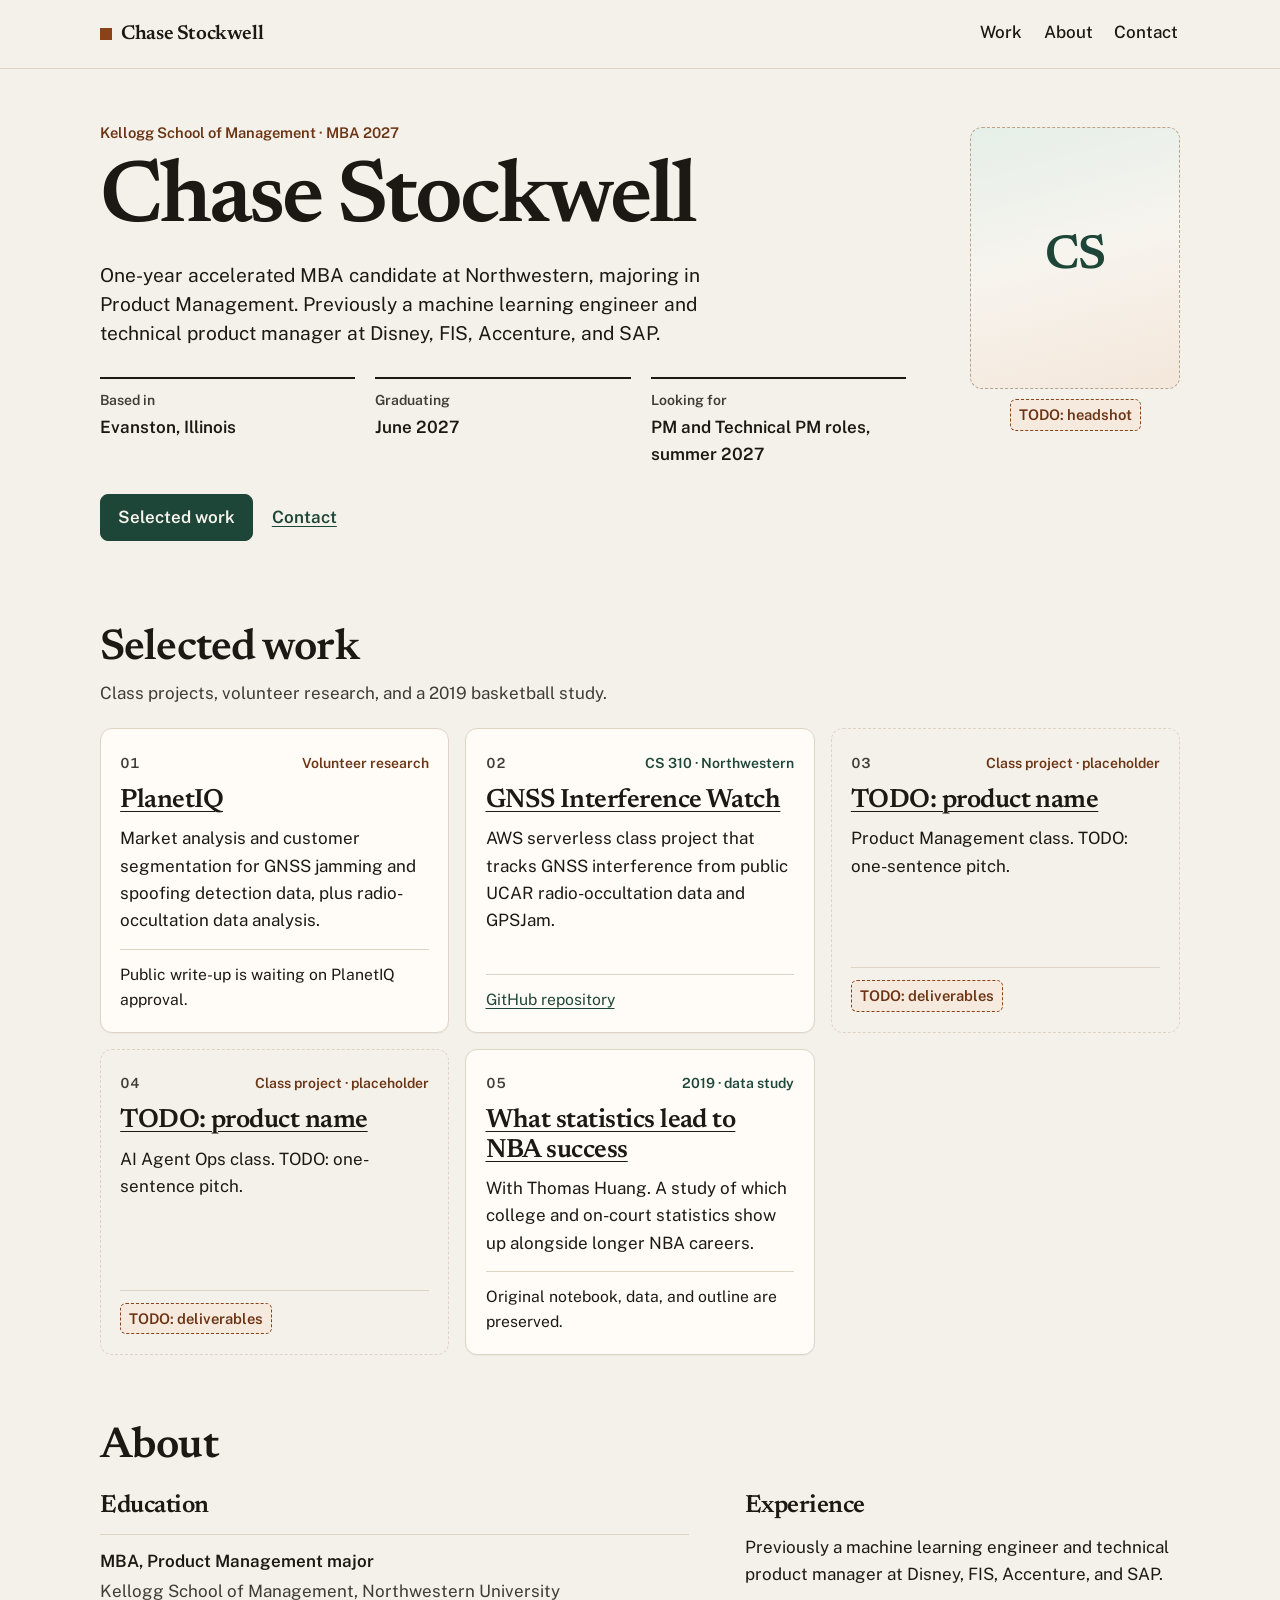
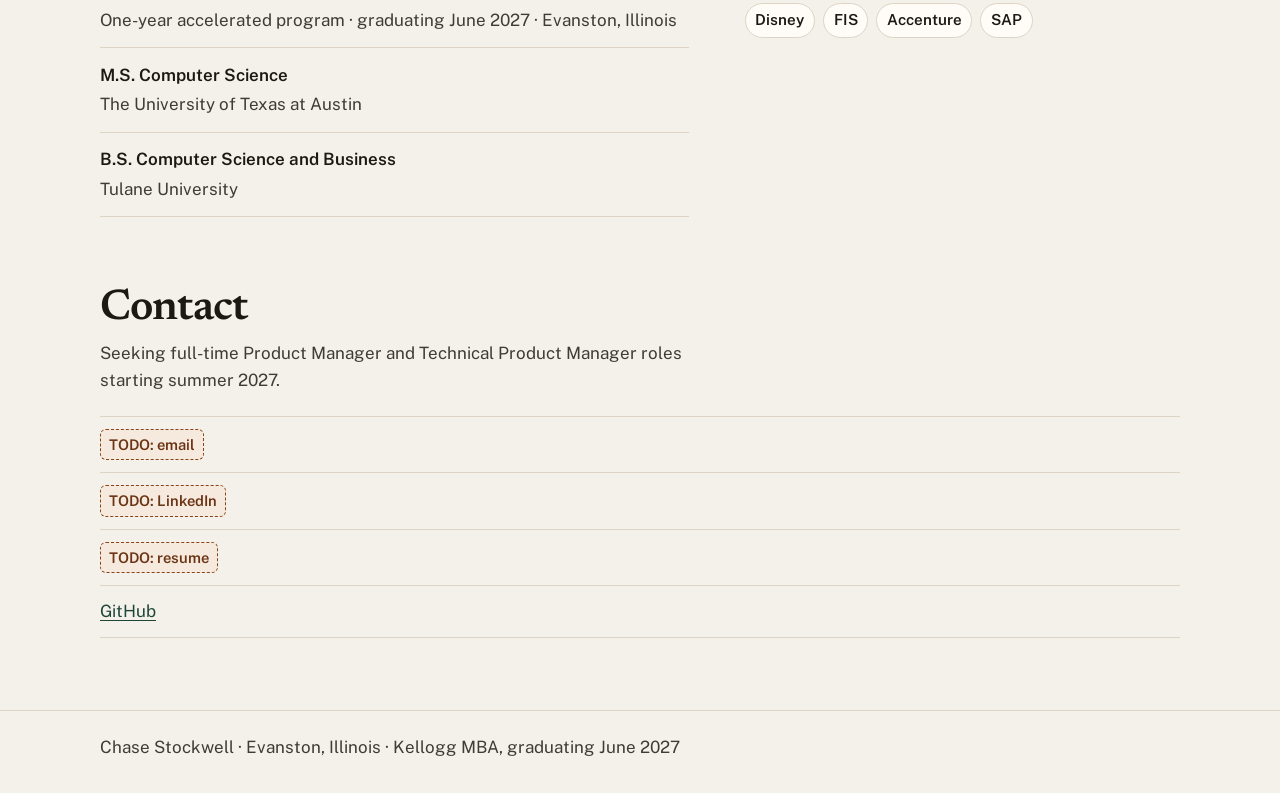
<file: index.html>
<!DOCTYPE html>
<html lang="en">
<head>
  <meta charset="utf-8">
  <meta name="viewport" content="width=device-width, initial-scale=1">
  <title>Chase Stockwell · Product Management</title>
  <meta name="description" content="Chase Stockwell is a Kellogg MBA candidate in Product Management at Northwestern, graduating June 2027, and a former machine learning engineer and technical product manager.">
  <link rel="canonical" href="https://chas3stockwell.github.io/">
  <meta property="og:title" content="Chase Stockwell · Product Management">
  <meta property="og:description" content="Kellogg MBA candidate in Product Management. Former ML engineer and technical product manager. Selected work.">
  <meta property="og:type" content="website">
  <meta property="og:url" content="https://chas3stockwell.github.io/">
  <link rel="icon" href="/favicon.svg" type="image/svg+xml">
  <link rel="stylesheet" href="/css/styles.css">
  <meta name="theme-color" content="#f4f1ea">
</head>
<body>
  <a class="skip-link" href="#main">Skip to content</a>
  <header class="site-header">
    <div class="shell header-inner">
      <a class="wordmark" href="/">
        <span class="mark" aria-hidden="true"></span>
        Chase Stockwell
      </a>
      <nav class="site-nav" aria-label="Primary">
        <a href="#work">Work</a>
        <a href="#about">About</a>
        <a href="#contact">Contact</a>
      </nav>
    </div>
  </header>

  <main id="main">
    <!-- EDIT: hero copy. Headshot instructions are in the figure below. -->
    <section class="hero shell" aria-labelledby="intro-heading">
      <div class="hero-copy">
        <p class="eyebrow">Kellogg School of Management · MBA 2027</p>
        <h1 id="intro-heading">Chase Stockwell</h1>
        <p class="lede">One-year accelerated MBA candidate at Northwestern, majoring in Product Management. Previously a machine learning engineer and technical product manager at Disney, FIS, Accenture, and SAP.</p>
        <dl class="facts">
          <div>
            <dt>Based in</dt>
            <dd>Evanston, Illinois</dd>
          </div>
          <div>
            <dt>Graduating</dt>
            <dd>June 2027</dd>
          </div>
          <div>
            <dt>Looking for</dt>
            <dd>PM and Technical PM roles, summer 2027</dd>
          </div>
        </dl>
        <div class="hero-actions">
          <a class="button" href="#work">Selected work</a>
          <a class="text-link" href="#contact">Contact</a>
        </div>
      </div>
      <!-- TODO: headshot. Replace this figure with an img, for example
           images/headshot.jpg, and write alt text that describes the photo.
           Keep the image square or 4:5 so the frame does not jump. -->
      <figure class="portrait">
        <div class="portrait-frame" aria-hidden="true">
          <span>CS</span>
        </div>
        <figcaption><span class="todo">TODO: headshot</span></figcaption>
      </figure>
    </section>

    <section id="work" class="section shell" aria-labelledby="work-heading">
      <div class="section-head">
        <h2 id="work-heading">Selected work</h2>
        <p class="section-lead">Class projects, volunteer research, and a 2019 basketball study.</p>
      </div>

      <!--
        EDIT: project cards. To add a project, copy an entire <li>…</li>
        and create a matching folder under /projects/. See README.md.
      -->
      <ol class="project-list">
        <!--
          PENDING PLANETIQ APPROVAL FOR PUBLIC RELEASE.
          Do not add PlanetIQ data, figures, market-analysis results,
          customer-segmentation results, or any other confidential detail
          to this card or to /projects/planetiq/ until PlanetIQ approves
          a public release.
        -->
        <li>
          <article class="card">
            <div class="card-top">
              <span class="num" aria-hidden="true"></span>
              <p class="status status-pending">Volunteer research</p>
            </div>
            <h3><a href="/projects/planetiq/">PlanetIQ</a></h3>
            <p class="summary">Market analysis and customer segmentation for GNSS jamming and spoofing detection data, plus radio-occultation data analysis.</p>
            <p class="card-foot">Public write-up is waiting on PlanetIQ approval.</p>
          </article>
        </li>

        <li>
          <article class="card">
            <div class="card-top">
              <span class="num" aria-hidden="true"></span>
              <p class="status">CS 310 · Northwestern</p>
            </div>
            <h3><a href="/projects/gnss-interference-watch/">GNSS Interference Watch</a></h3>
            <p class="summary">AWS serverless class project that tracks GNSS interference from public UCAR radio-occultation data and GPSJam.</p>
            <p class="card-foot"><a href="https://github.com/chas3stockwell/gnss-interference-watch">GitHub repository<span class="sr-only"> for GNSS Interference Watch</span></a></p>
          </article>
        </li>

        <!-- TODO: product name, one-sentence pitch, and deliverables. -->
        <li>
          <article class="card is-placeholder">
            <div class="card-top">
              <span class="num" aria-hidden="true"></span>
              <p class="status status-placeholder">Class project · placeholder</p>
            </div>
            <h3>
              <a href="/projects/product-management/">
                TODO: product name
                <span class="sr-only">, Product Management class</span>
              </a>
            </h3>
            <p class="summary">Product Management class. TODO: one-sentence pitch.</p>
            <p class="card-foot"><span class="todo">TODO: deliverables</span></p>
          </article>
        </li>

        <!-- TODO: product name, one-sentence pitch, and deliverables. -->
        <li>
          <article class="card is-placeholder">
            <div class="card-top">
              <span class="num" aria-hidden="true"></span>
              <p class="status status-placeholder">Class project · placeholder</p>
            </div>
            <h3>
              <a href="/projects/ai-agent-ops/">
                TODO: product name
                <span class="sr-only">, AI Agent Ops class</span>
              </a>
            </h3>
            <p class="summary">AI Agent Ops class. TODO: one-sentence pitch.</p>
            <p class="card-foot"><span class="todo">TODO: deliverables</span></p>
          </article>
        </li>

        <li>
          <article class="card">
            <div class="card-top">
              <span class="num" aria-hidden="true"></span>
              <p class="status">2019 · data study</p>
            </div>
            <h3><a href="/projects/nba-statistics/">What statistics lead to NBA success</a></h3>
            <p class="summary">With Thomas Huang. A study of which college and on-court statistics show up alongside longer NBA careers.</p>
            <p class="card-foot">Original notebook, data, and outline are preserved.</p>
          </article>
        </li>
      </ol>
    </section>

    <!-- EDIT: about copy. -->
    <section id="about" class="section shell" aria-labelledby="about-heading">
      <div class="section-head">
        <h2 id="about-heading">About</h2>
      </div>
      <div class="about-grid">
        <div>
          <h3>Education</h3>
          <ul class="degrees">
            <li>
              <p class="degree">MBA, Product Management major</p>
              <p class="school">Kellogg School of Management, Northwestern University</p>
              <p class="detail">One-year accelerated program · graduating June 2027 · Evanston, Illinois</p>
            </li>
            <li>
              <p class="degree">M.S. Computer Science</p>
              <p class="school">The University of Texas at Austin</p>
            </li>
            <li>
              <p class="degree">B.S. Computer Science and Business</p>
              <p class="school">Tulane University</p>
            </li>
          </ul>
        </div>
        <div>
          <h3>Experience</h3>
          <p>Previously a machine learning engineer and technical product manager at Disney, FIS, Accenture, and SAP.</p>
          <ul class="orgs">
            <li>Disney</li>
            <li>FIS</li>
            <li>Accenture</li>
            <li>SAP</li>
          </ul>
        </div>
      </div>
    </section>

    <!-- EDIT: contact. Replace each TODO with a real link when you have it.
         Examples are in README.md. Do not leave href="#" as a stand-in. -->
    <section id="contact" class="section shell" aria-labelledby="contact-heading">
      <div class="section-head">
        <h2 id="contact-heading">Contact</h2>
        <p class="section-lead">Seeking full-time Product Manager and Technical Product Manager roles starting summer 2027.</p>
      </div>
      <ul class="contact-list">
        <li><span class="todo">TODO: email</span></li>
        <li><span class="todo">TODO: LinkedIn</span></li>
        <li><span class="todo">TODO: resume</span></li>
        <li><a href="https://github.com/chas3stockwell" rel="me">GitHub</a></li>
      </ul>
    </section>
  </main>

  <footer class="site-footer">
    <div class="shell">
      <p>Chase Stockwell · Evanston, Illinois · Kellogg MBA, graduating June 2027</p>
    </div>
  </footer>
  <script src="/js/legacy-anchors.js"></script>
</body>
</html>
</file>
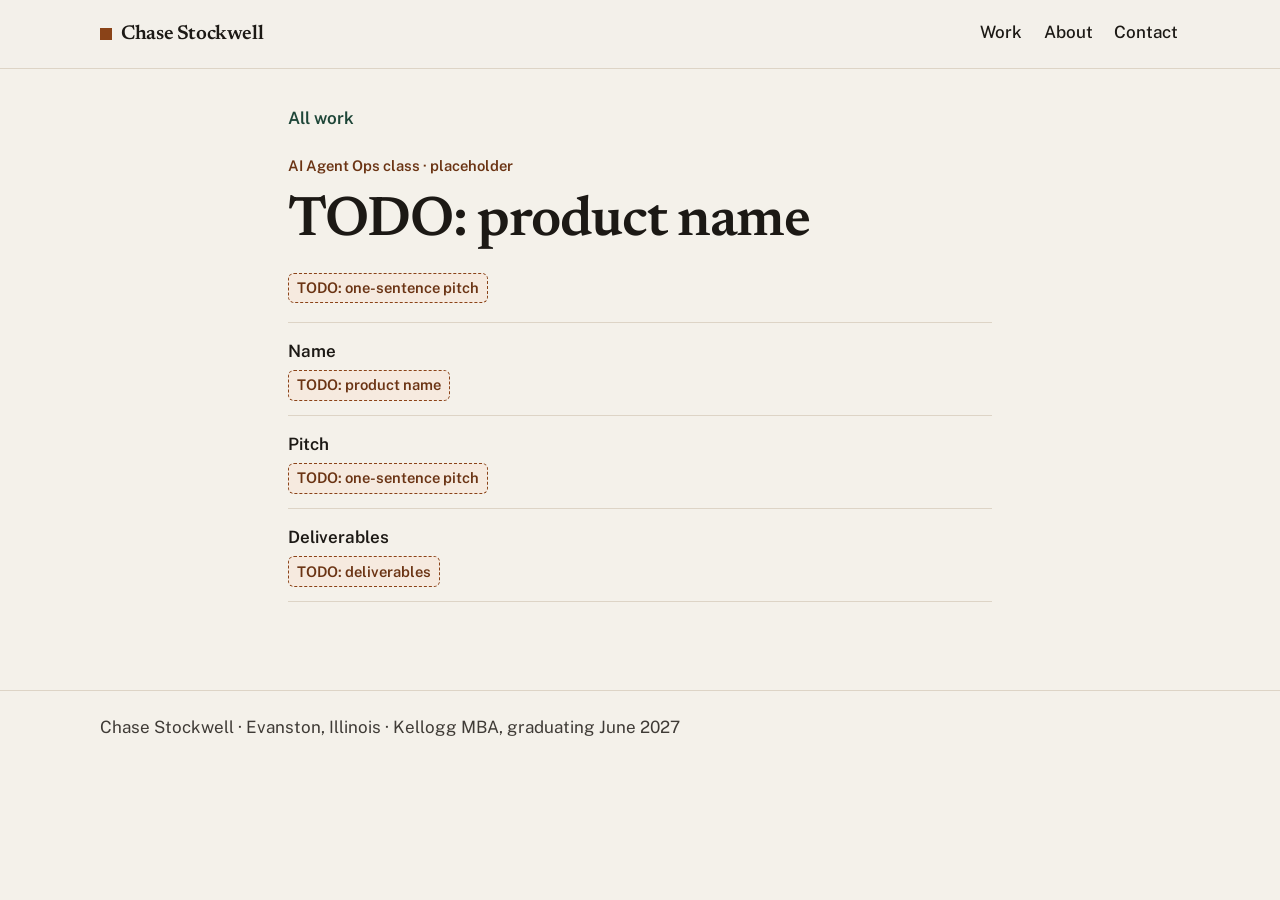
<file: projects/ai-agent-ops/index.html>
<!DOCTYPE html>
<html lang="en">
<head>
  <meta charset="utf-8">
  <meta name="viewport" content="width=device-width, initial-scale=1">
  <title>TODO: product name · AI Agent Ops class · Chase Stockwell</title>
  <meta name="description" content="Placeholder for Chase Stockwell's AI Agent Ops class product. Name, pitch, and deliverables are still to be added.">
  <link rel="canonical" href="https://chas3stockwell.github.io/projects/ai-agent-ops/">
  <link rel="icon" href="/favicon.svg" type="image/svg+xml">
  <link rel="stylesheet" href="/css/styles.css">
  <meta name="theme-color" content="#f4f1ea">
</head>
<body>
  <!-- TODO: replace the product name, pitch, and deliverables. Then update the matching card on the homepage. -->
  <a class="skip-link" href="#main">Skip to content</a>
  <header class="site-header">
    <div class="shell header-inner">
      <a class="wordmark" href="/">
        <span class="mark" aria-hidden="true"></span>
        Chase Stockwell
      </a>
      <nav class="site-nav" aria-label="Primary">
        <a href="/#work">Work</a>
        <a href="/#about">About</a>
        <a href="/#contact">Contact</a>
      </nav>
    </div>
  </header>

  <main id="main" class="page">
    <p class="back"><a href="/#work">All work</a></p>
    <article>
      <p class="eyebrow">AI Agent Ops class · placeholder</p>
      <h1>TODO: product name</h1>
      <p class="lede"><span class="todo">TODO: one-sentence pitch</span></p>
      <dl class="todo-block">
        <div>
          <dt>Name</dt>
          <dd><span class="todo">TODO: product name</span></dd>
        </div>
        <div>
          <dt>Pitch</dt>
          <dd><span class="todo">TODO: one-sentence pitch</span></dd>
        </div>
        <div>
          <dt>Deliverables</dt>
          <dd><span class="todo">TODO: deliverables</span></dd>
        </div>
      </dl>
    </article>
  </main>

  <footer class="site-footer">
    <div class="shell">
      <p>Chase Stockwell · Evanston, Illinois · Kellogg MBA, graduating June 2027</p>
    </div>
  </footer>
</body>
</html>
</file>
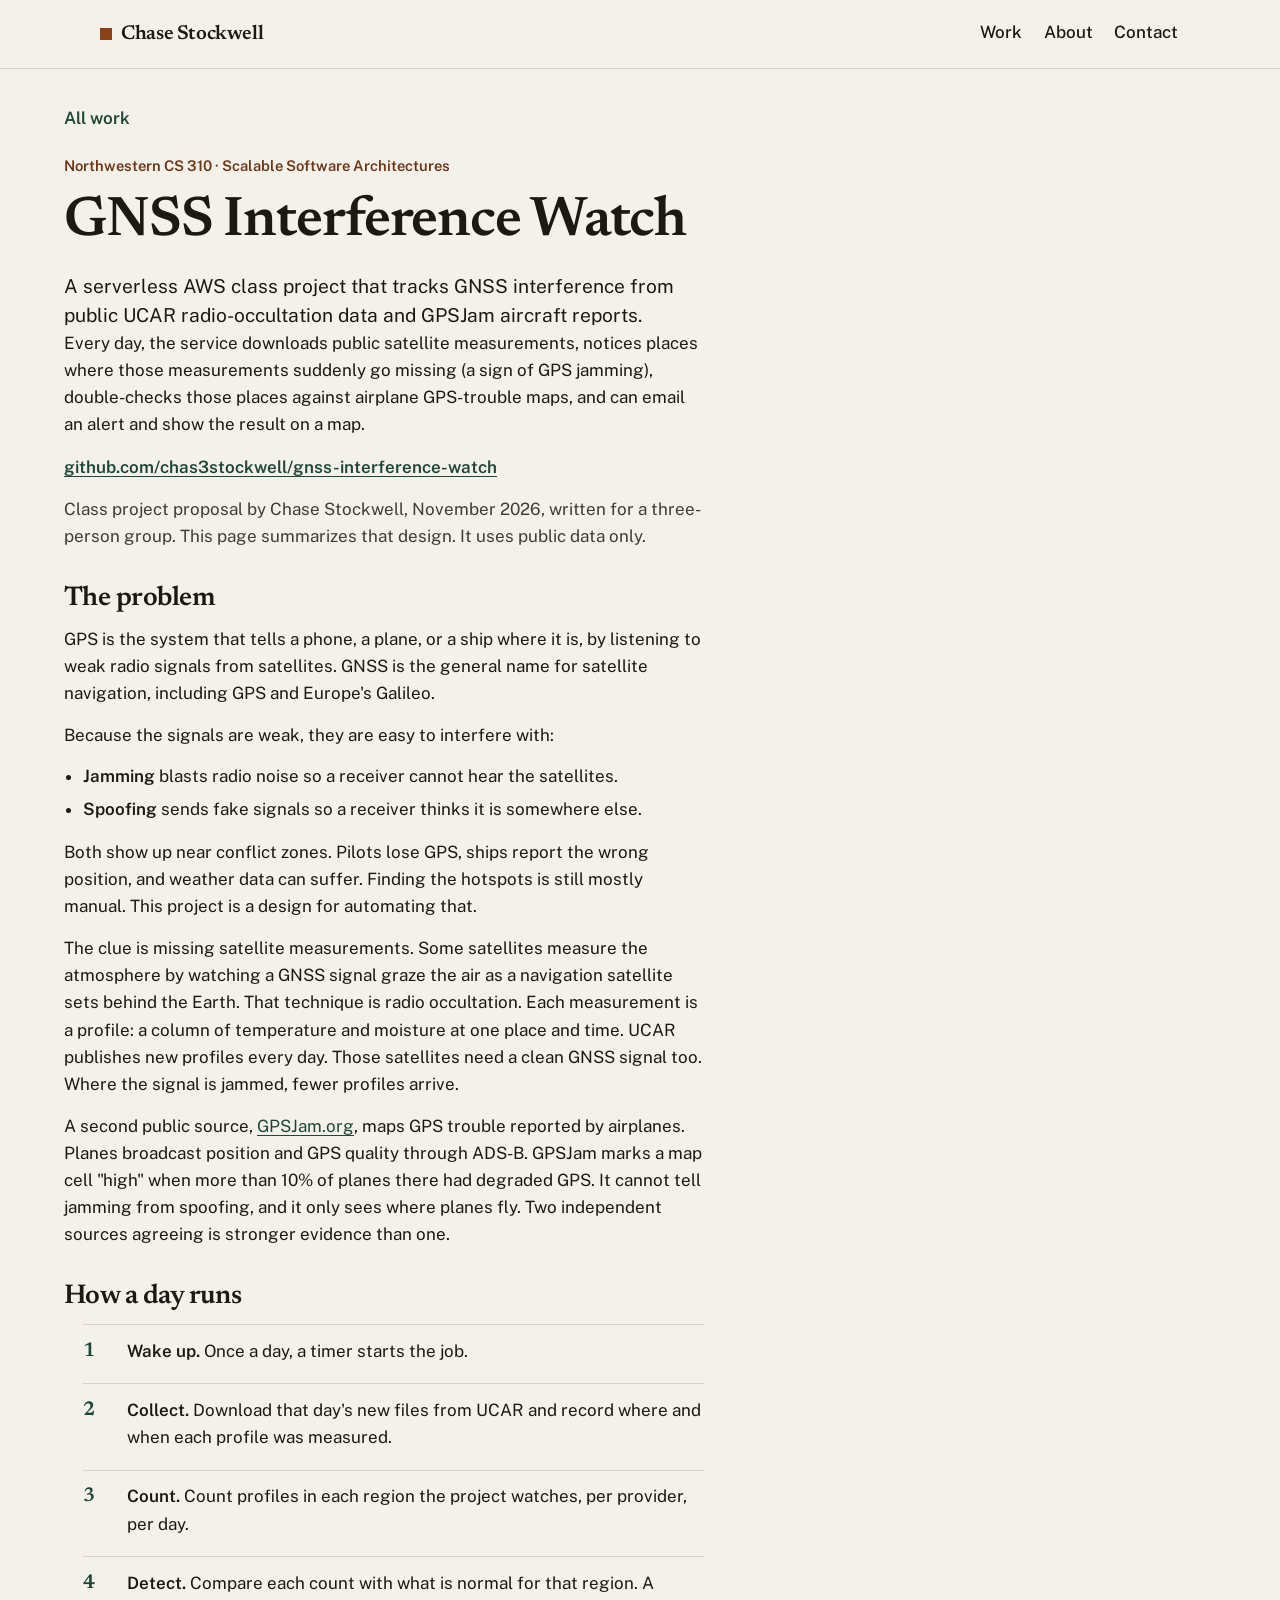
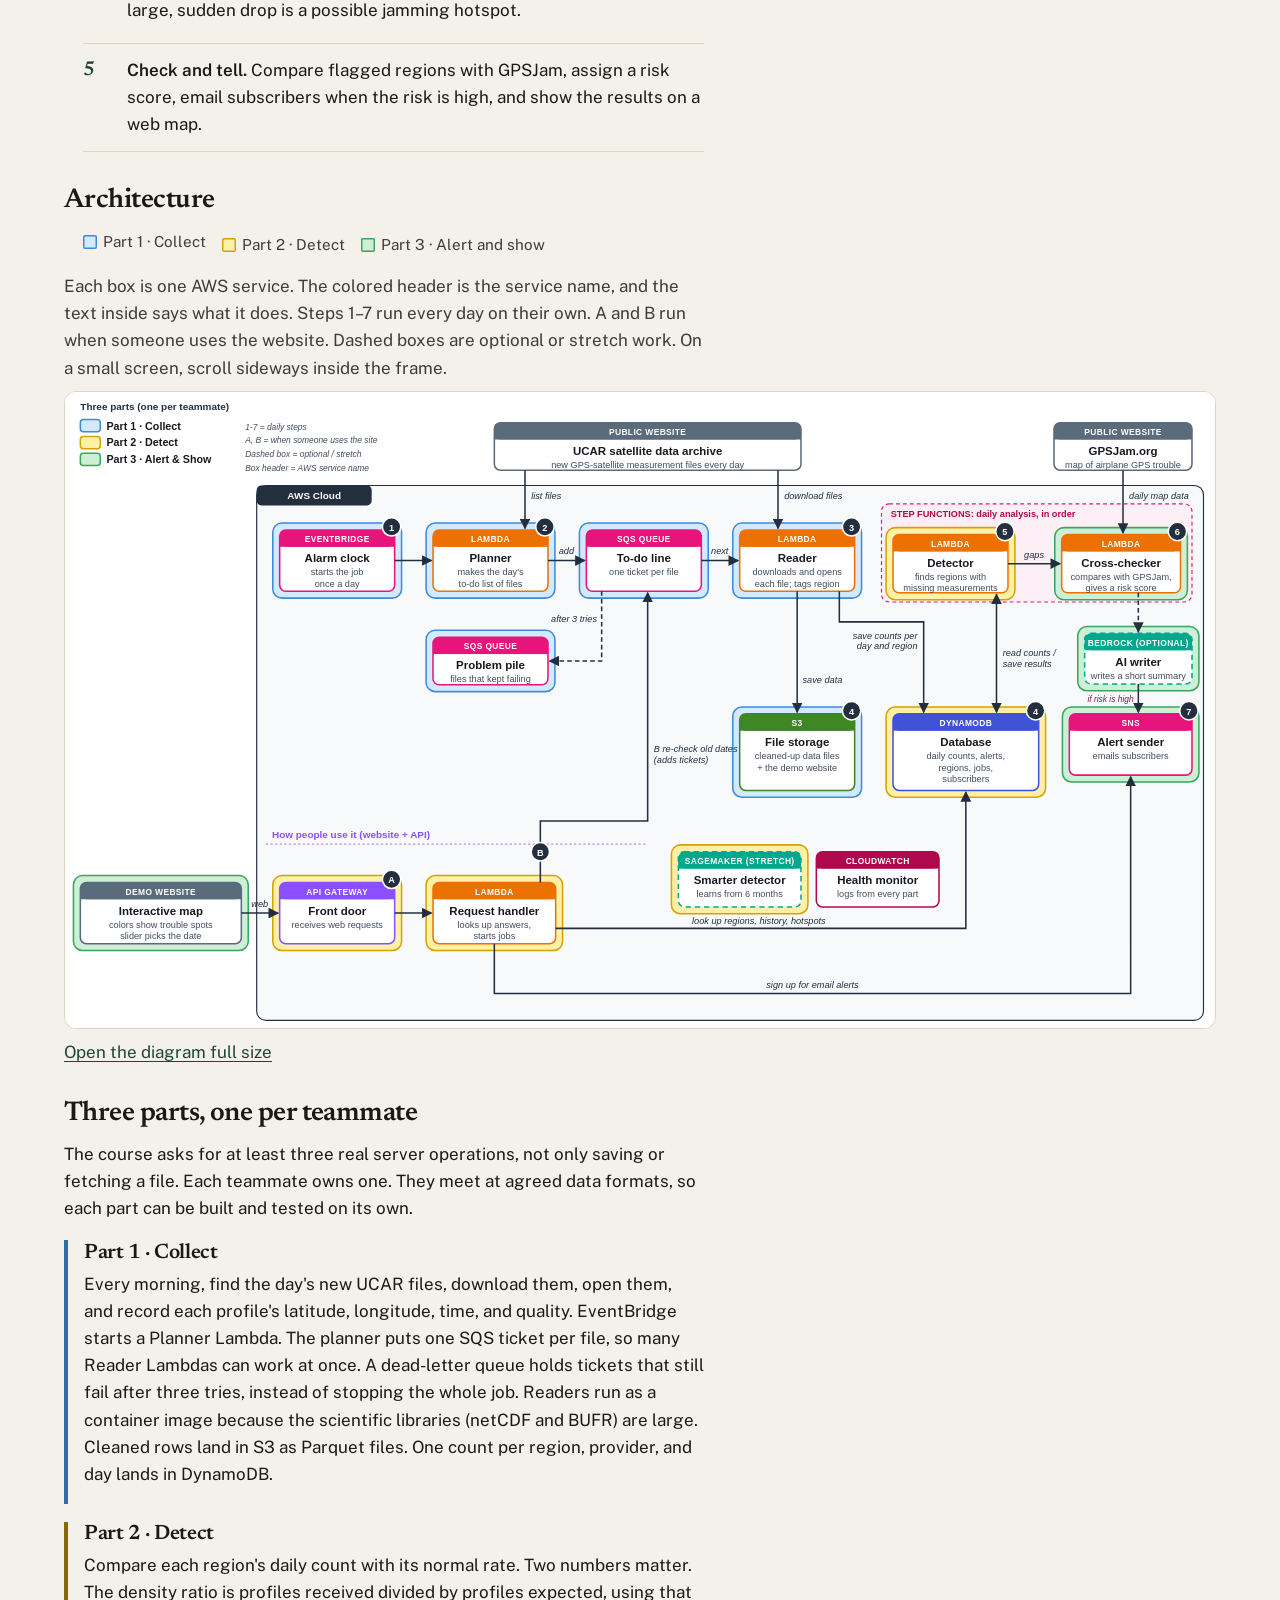
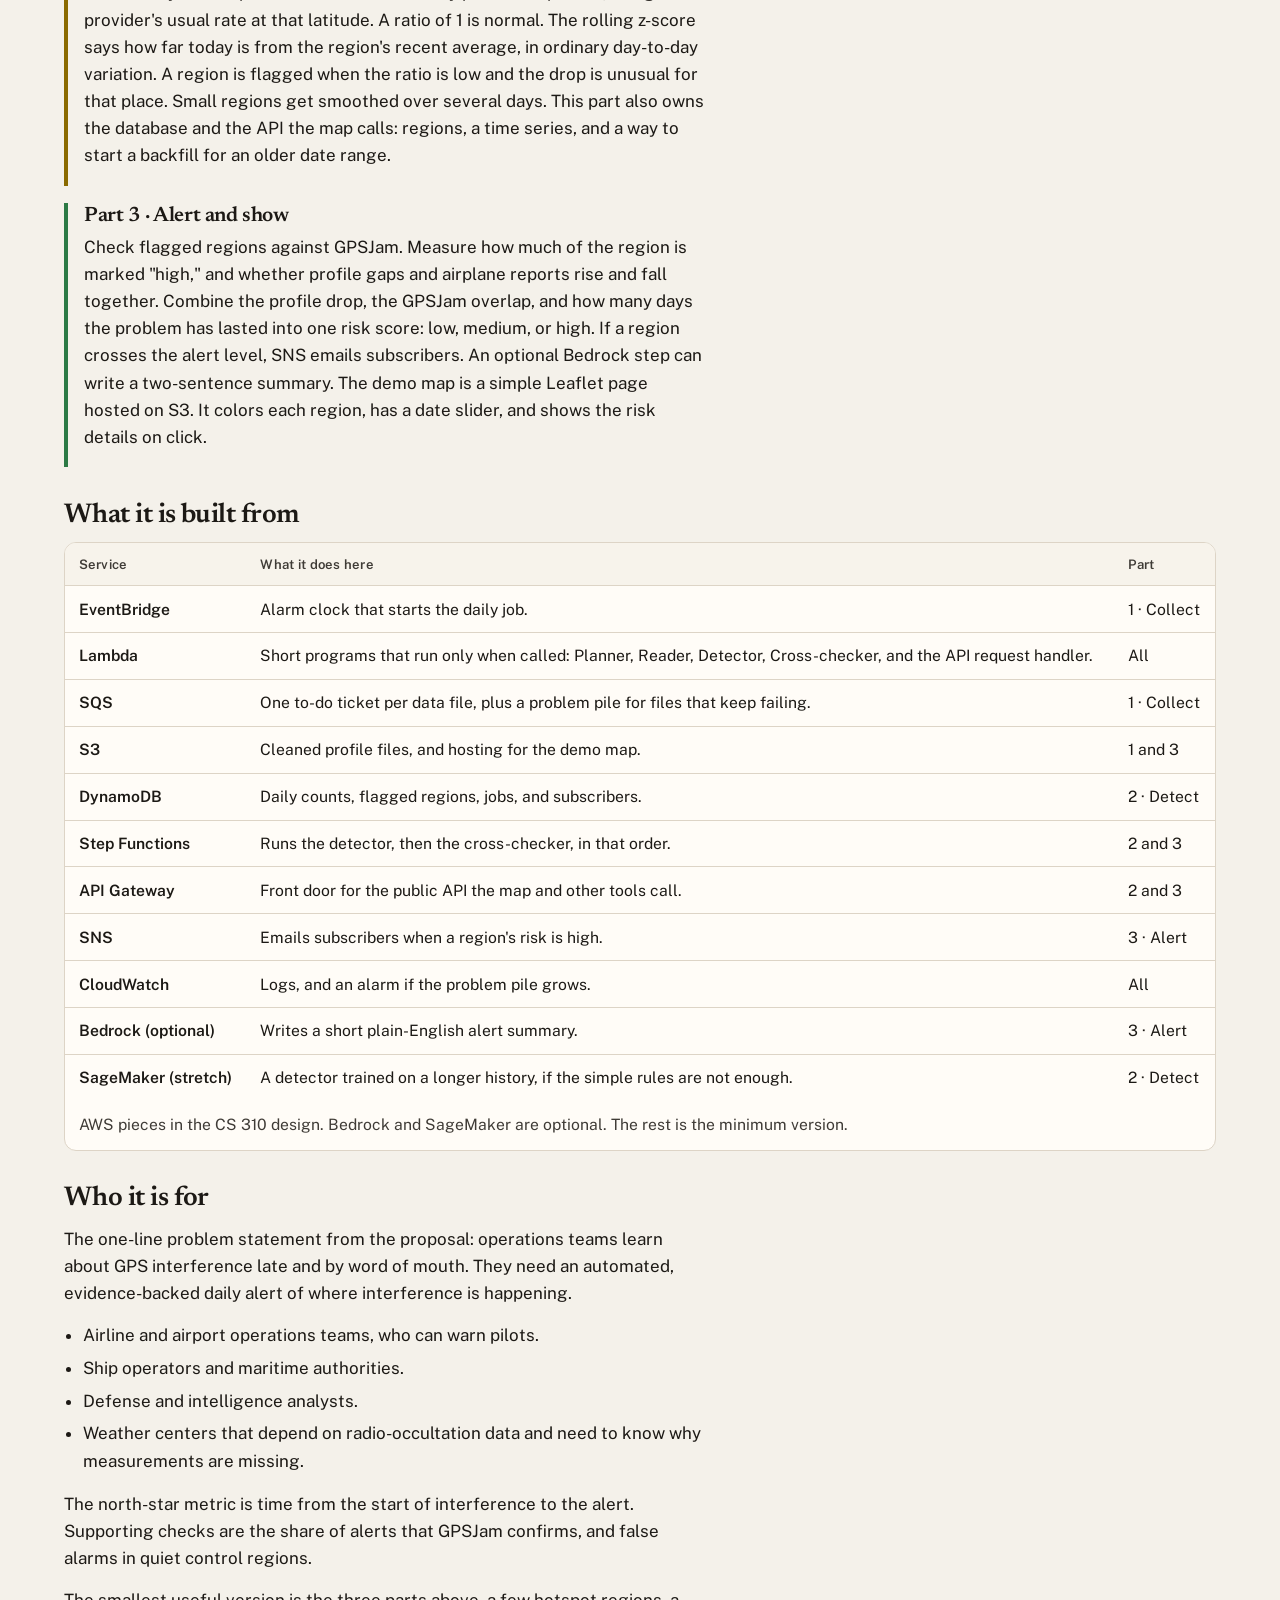
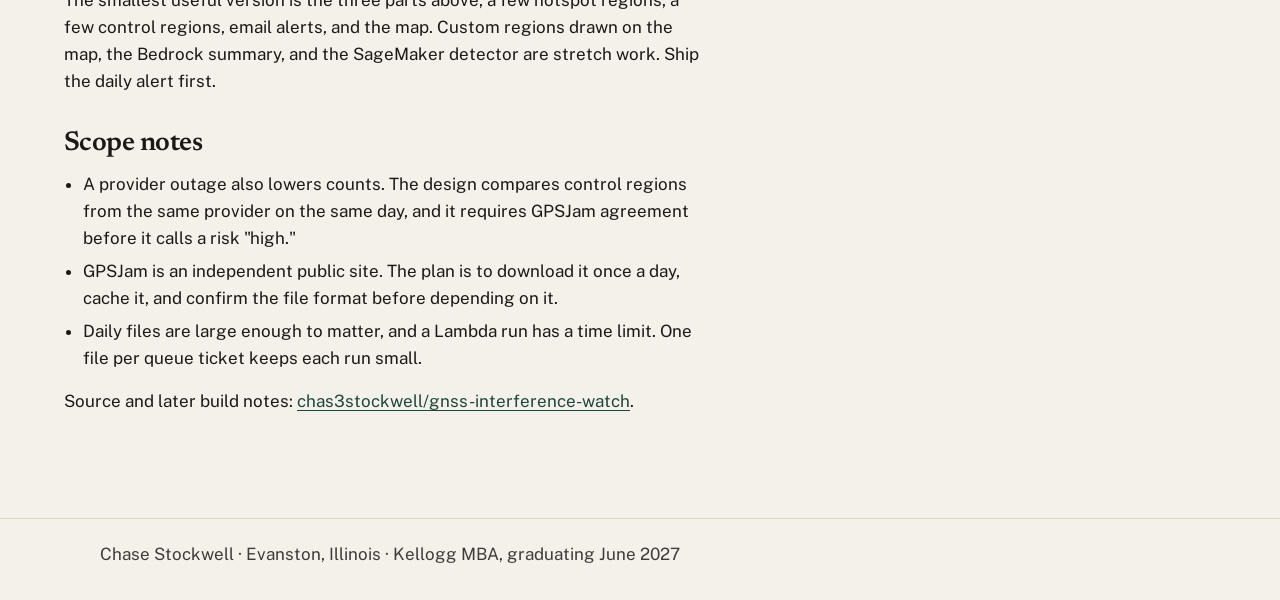
<file: projects/gnss-interference-watch/index.html>
<!DOCTYPE html>
<html lang="en">
<head>
  <meta charset="utf-8">
  <meta name="viewport" content="width=device-width, initial-scale=1">
  <title>GNSS Interference Watch · Chase Stockwell</title>
  <meta name="description" content="GNSS Interference Watch is a Northwestern CS 310 serverless AWS class project that tracks GNSS interference from public UCAR radio-occultation data and GPSJam.">
  <link rel="canonical" href="https://chas3stockwell.github.io/projects/gnss-interference-watch/">
  <link rel="icon" href="/favicon.svg" type="image/svg+xml">
  <link rel="stylesheet" href="/css/styles.css">
  <meta name="theme-color" content="#f4f1ea">
</head>
<body>
  <a class="skip-link" href="#main">Skip to content</a>
  <header class="site-header">
    <div class="shell header-inner">
      <a class="wordmark" href="/">
        <span class="mark" aria-hidden="true"></span>
        Chase Stockwell
      </a>
      <nav class="site-nav" aria-label="Primary">
        <a href="/#work">Work</a>
        <a href="/#about">About</a>
        <a href="/#contact">Contact</a>
      </nav>
    </div>
  </header>

  <main id="main" class="page page-wide">
    <p class="back"><a href="/#work">All work</a></p>
    <article>
      <p class="eyebrow">Northwestern CS 310 · Scalable Software Architectures</p>
      <h1>GNSS Interference Watch</h1>
      <p class="lede">A serverless AWS class project that tracks GNSS interference from public UCAR radio-occultation data and GPSJam aircraft reports.</p>
      <p>Every day, the service downloads public satellite measurements, notices places where those measurements suddenly go missing (a sign of GPS jamming), double-checks those places against airplane GPS-trouble maps, and can email an alert and show the result on a map.</p>
      <p class="repo"><a href="https://github.com/chas3stockwell/gnss-interference-watch">github.com/chas3stockwell/gnss-interference-watch</a></p>
      <p class="note">Class project proposal by Chase Stockwell, November 2026, written for a three-person group. This page summarizes that design. It uses public data only.</p>

      <h2>The problem</h2>
      <p>GPS is the system that tells a phone, a plane, or a ship where it is, by listening to weak radio signals from satellites. GNSS is the general name for satellite navigation, including GPS and Europe's Galileo.</p>
      <p>Because the signals are weak, they are easy to interfere with:</p>
      <ul>
        <li><strong>Jamming</strong> blasts radio noise so a receiver cannot hear the satellites.</li>
        <li><strong>Spoofing</strong> sends fake signals so a receiver thinks it is somewhere else.</li>
      </ul>
      <p>Both show up near conflict zones. Pilots lose GPS, ships report the wrong position, and weather data can suffer. Finding the hotspots is still mostly manual. This project is a design for automating that.</p>
      <p>The clue is missing satellite measurements. Some satellites measure the atmosphere by watching a GNSS signal graze the air as a navigation satellite sets behind the Earth. That technique is radio occultation. Each measurement is a profile: a column of temperature and moisture at one place and time. UCAR publishes new profiles every day. Those satellites need a clean GNSS signal too. Where the signal is jammed, fewer profiles arrive.</p>
      <p>A second public source, <a href="https://gpsjam.org/">GPSJam.org</a>, maps GPS trouble reported by airplanes. Planes broadcast position and GPS quality through ADS-B. GPSJam marks a map cell "high" when more than 10% of planes there had degraded GPS. It cannot tell jamming from spoofing, and it only sees where planes fly. Two independent sources agreeing is stronger evidence than one.</p>

      <h2>How a day runs</h2>
      <ol class="steps">
        <li><span><strong>Wake up.</strong> Once a day, a timer starts the job.</span></li>
        <li><span><strong>Collect.</strong> Download that day's new files from UCAR and record where and when each profile was measured.</span></li>
        <li><span><strong>Count.</strong> Count profiles in each region the project watches, per provider, per day.</span></li>
        <li><span><strong>Detect.</strong> Compare each count with what is normal for that region. A large, sudden drop is a possible jamming hotspot.</span></li>
        <li><span><strong>Check and tell.</strong> Compare flagged regions with GPSJam, assign a risk score, email subscribers when the risk is high, and show the results on a web map.</span></li>
      </ol>

      <h2>Architecture</h2>
      <ul class="legend">
        <li><span class="swatch swatch-collect" aria-hidden="true"></span> Part 1 · Collect</li>
        <li><span class="swatch swatch-detect" aria-hidden="true"></span> Part 2 · Detect</li>
        <li><span class="swatch swatch-alert" aria-hidden="true"></span> Part 3 · Alert and show</li>
      </ul>
      <figure class="diagram">
        <figcaption id="diagram-caption">Each box is one AWS service. The colored header is the service name, and the text inside says what it does. Steps 1–7 run every day on their own. A and B run when someone uses the website. Dashed boxes are optional or stretch work. On a small screen, scroll sideways inside the frame.</figcaption>
        <div class="diagram-scroll" tabindex="0" aria-label="Wide architecture diagram. Scroll horizontally to see all of it.">
          <img src="architecture.svg" width="1500" height="830" alt="Diagram of the AWS pipeline for GNSS Interference Watch. It shows the daily collect, detect, and alert steps, and the separate path used when someone opens the map." aria-describedby="diagram-caption">
        </div>
      </figure>
      <p><a href="architecture.svg">Open the diagram full size</a></p>

      <h2>Three parts, one per teammate</h2>
      <p>The course asks for at least three real server operations, not only saving or fetching a file. Each teammate owns one. They meet at agreed data formats, so each part can be built and tested on its own.</p>

      <section class="part part-collect">
        <h3>Part 1 · Collect</h3>
        <p>Every morning, find the day's new UCAR files, download them, open them, and record each profile's latitude, longitude, time, and quality. EventBridge starts a Planner Lambda. The planner puts one SQS ticket per file, so many Reader Lambdas can work at once. A dead-letter queue holds tickets that still fail after three tries, instead of stopping the whole job. Readers run as a container image because the scientific libraries (netCDF and BUFR) are large. Cleaned rows land in S3 as Parquet files. One count per region, provider, and day lands in DynamoDB.</p>
      </section>

      <section class="part part-detect">
        <h3>Part 2 · Detect</h3>
        <p>Compare each region's daily count with its normal rate. Two numbers matter. The density ratio is profiles received divided by profiles expected, using that provider's usual rate at that latitude. A ratio of 1 is normal. The rolling z-score says how far today is from the region's recent average, in ordinary day-to-day variation. A region is flagged when the ratio is low and the drop is unusual for that place. Small regions get smoothed over several days. This part also owns the database and the API the map calls: regions, a time series, and a way to start a backfill for an older date range.</p>
      </section>

      <section class="part part-alert">
        <h3>Part 3 · Alert and show</h3>
        <p>Check flagged regions against GPSJam. Measure how much of the region is marked "high," and whether profile gaps and airplane reports rise and fall together. Combine the profile drop, the GPSJam overlap, and how many days the problem has lasted into one risk score: low, medium, or high. If a region crosses the alert level, SNS emails subscribers. An optional Bedrock step can write a two-sentence summary. The demo map is a simple Leaflet page hosted on S3. It colors each region, has a date slider, and shows the risk details on click.</p>
      </section>

      <h2>What it is built from</h2>
      <div class="table-wrap">
        <table>
          <caption>AWS pieces in the CS 310 design. Bedrock and SageMaker are optional. The rest is the minimum version.</caption>
          <thead>
            <tr>
              <th scope="col">Service</th>
              <th scope="col">What it does here</th>
              <th scope="col">Part</th>
            </tr>
          </thead>
          <tbody>
            <tr>
              <th scope="row">EventBridge</th>
              <td>Alarm clock that starts the daily job.</td>
              <td>1 · Collect</td>
            </tr>
            <tr>
              <th scope="row">Lambda</th>
              <td>Short programs that run only when called: Planner, Reader, Detector, Cross-checker, and the API request handler.</td>
              <td>All</td>
            </tr>
            <tr>
              <th scope="row">SQS</th>
              <td>One to-do ticket per data file, plus a problem pile for files that keep failing.</td>
              <td>1 · Collect</td>
            </tr>
            <tr>
              <th scope="row">S3</th>
              <td>Cleaned profile files, and hosting for the demo map.</td>
              <td>1 and 3</td>
            </tr>
            <tr>
              <th scope="row">DynamoDB</th>
              <td>Daily counts, flagged regions, jobs, and subscribers.</td>
              <td>2 · Detect</td>
            </tr>
            <tr>
              <th scope="row">Step Functions</th>
              <td>Runs the detector, then the cross-checker, in that order.</td>
              <td>2 and 3</td>
            </tr>
            <tr>
              <th scope="row">API Gateway</th>
              <td>Front door for the public API the map and other tools call.</td>
              <td>2 and 3</td>
            </tr>
            <tr>
              <th scope="row">SNS</th>
              <td>Emails subscribers when a region's risk is high.</td>
              <td>3 · Alert</td>
            </tr>
            <tr>
              <th scope="row">CloudWatch</th>
              <td>Logs, and an alarm if the problem pile grows.</td>
              <td>All</td>
            </tr>
            <tr>
              <th scope="row">Bedrock (optional)</th>
              <td>Writes a short plain-English alert summary.</td>
              <td>3 · Alert</td>
            </tr>
            <tr>
              <th scope="row">SageMaker (stretch)</th>
              <td>A detector trained on a longer history, if the simple rules are not enough.</td>
              <td>2 · Detect</td>
            </tr>
          </tbody>
        </table>
      </div>

      <h2>Who it is for</h2>
      <p>The one-line problem statement from the proposal: operations teams learn about GPS interference late and by word of mouth. They need an automated, evidence-backed daily alert of where interference is happening.</p>
      <ul>
        <li>Airline and airport operations teams, who can warn pilots.</li>
        <li>Ship operators and maritime authorities.</li>
        <li>Defense and intelligence analysts.</li>
        <li>Weather centers that depend on radio-occultation data and need to know why measurements are missing.</li>
      </ul>
      <p>The north-star metric is time from the start of interference to the alert. Supporting checks are the share of alerts that GPSJam confirms, and false alarms in quiet control regions.</p>
      <p>The smallest useful version is the three parts above, a few hotspot regions, a few control regions, email alerts, and the map. Custom regions drawn on the map, the Bedrock summary, and the SageMaker detector are stretch work. Ship the daily alert first.</p>

      <h2>Scope notes</h2>
      <ul>
        <li>A provider outage also lowers counts. The design compares control regions from the same provider on the same day, and it requires GPSJam agreement before it calls a risk "high."</li>
        <li>GPSJam is an independent public site. The plan is to download it once a day, cache it, and confirm the file format before depending on it.</li>
        <li>Daily files are large enough to matter, and a Lambda run has a time limit. One file per queue ticket keeps each run small.</li>
      </ul>
      <p>Source and later build notes: <a href="https://github.com/chas3stockwell/gnss-interference-watch">chas3stockwell/gnss-interference-watch</a>.</p>
    </article>
  </main>

  <footer class="site-footer">
    <div class="shell">
      <p>Chase Stockwell · Evanston, Illinois · Kellogg MBA, graduating June 2027</p>
    </div>
  </footer>
</body>
</html>
</file>
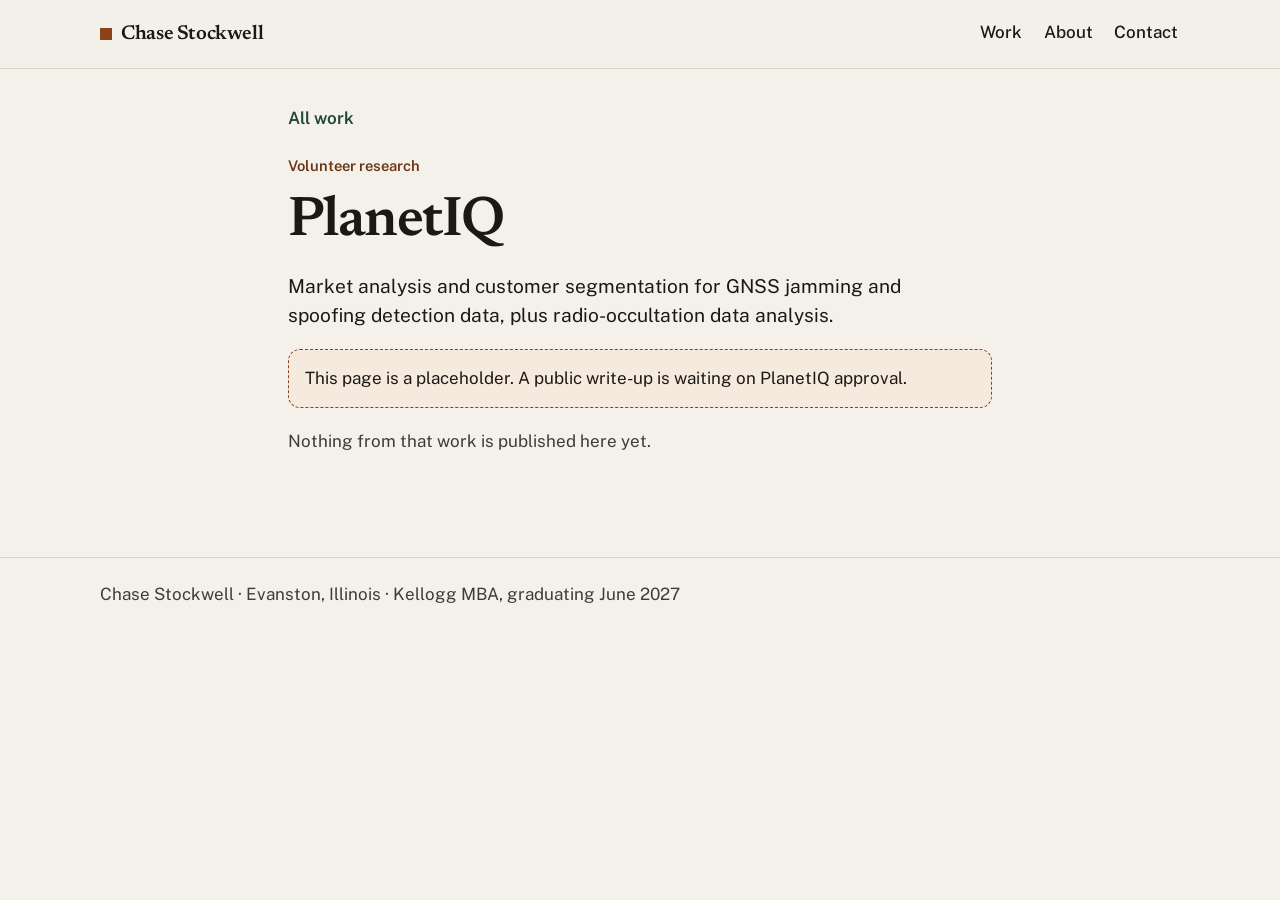
<file: projects/planetiq/index.html>
<!DOCTYPE html>
<html lang="en">
<head>
  <meta charset="utf-8">
  <meta name="viewport" content="width=device-width, initial-scale=1">
  <title>PlanetIQ · Chase Stockwell</title>
  <meta name="description" content="Placeholder for Chase Stockwell's PlanetIQ volunteer research. A public write-up is waiting on PlanetIQ approval.">
  <link rel="canonical" href="https://chas3stockwell.github.io/projects/planetiq/">
  <link rel="icon" href="/favicon.svg" type="image/svg+xml">
  <link rel="stylesheet" href="/css/styles.css">
  <meta name="theme-color" content="#f4f1ea">
</head>
<!--
  PENDING PLANETIQ APPROVAL FOR PUBLIC RELEASE
  Content for this page is intentionally a placeholder.
  Do not add PlanetIQ data, figures, market-analysis results,
  customer-segmentation results, radio-occultation findings,
  or any other confidential detail until PlanetIQ has approved
  this work for public release.
-->
<body>
  <a class="skip-link" href="#main">Skip to content</a>
  <header class="site-header">
    <div class="shell header-inner">
      <a class="wordmark" href="/">
        <span class="mark" aria-hidden="true"></span>
        Chase Stockwell
      </a>
      <nav class="site-nav" aria-label="Primary">
        <a href="/#work">Work</a>
        <a href="/#about">About</a>
        <a href="/#contact">Contact</a>
      </nav>
    </div>
  </header>

  <main id="main" class="page">
    <p class="back"><a href="/#work">All work</a></p>
    <article>
      <p class="eyebrow">Volunteer research</p>
      <h1>PlanetIQ</h1>
      <p class="lede">Market analysis and customer segmentation for GNSS jamming and spoofing detection data, plus radio-occultation data analysis.</p>
      <div class="callout">
        <p>This page is a placeholder. A public write-up is waiting on PlanetIQ approval.</p>
      </div>
      <p class="note">Nothing from that work is published here yet.</p>
    </article>
  </main>

  <footer class="site-footer">
    <div class="shell">
      <p>Chase Stockwell · Evanston, Illinois · Kellogg MBA, graduating June 2027</p>
    </div>
  </footer>
</body>
</html>
</file>
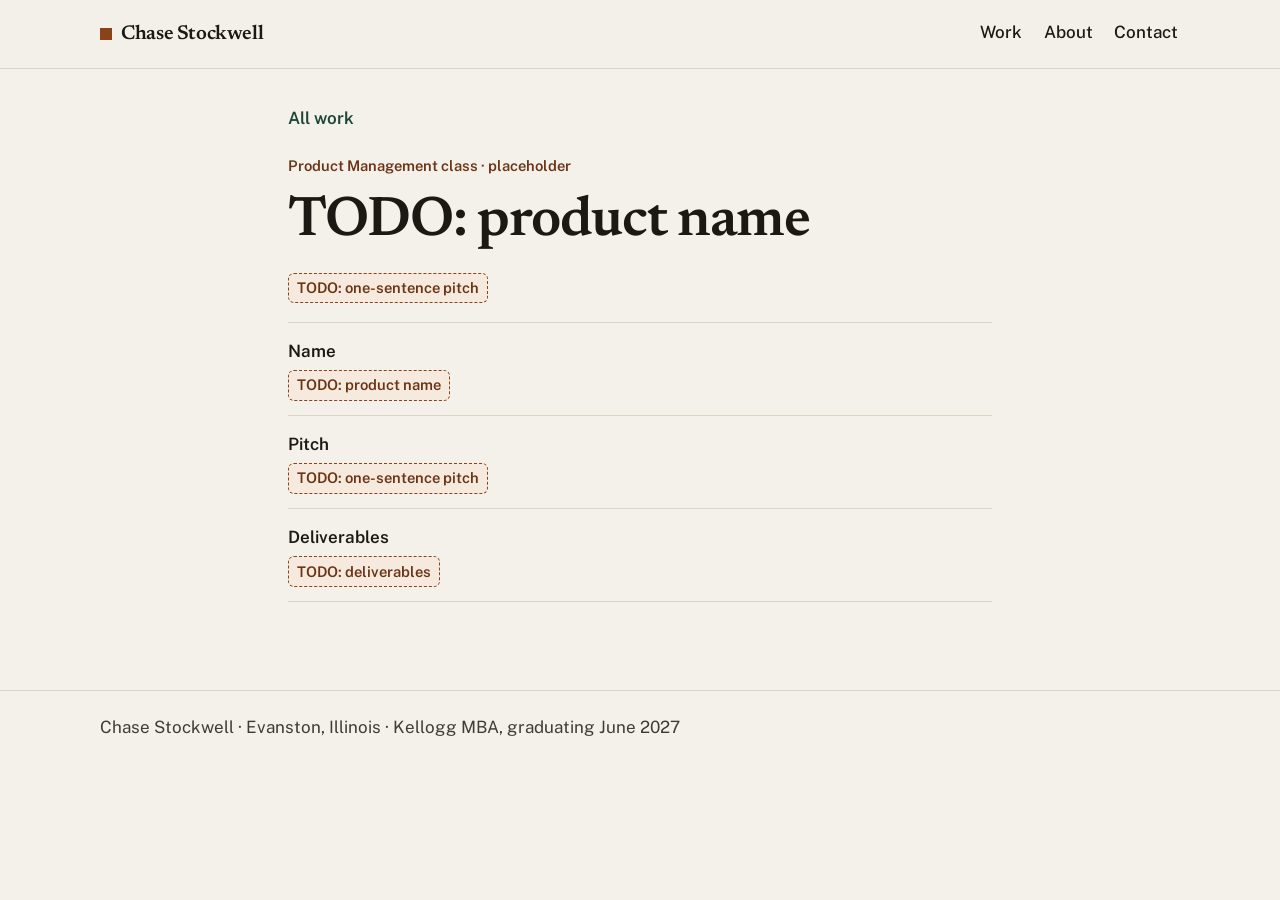
<file: projects/product-management/index.html>
<!DOCTYPE html>
<html lang="en">
<head>
  <meta charset="utf-8">
  <meta name="viewport" content="width=device-width, initial-scale=1">
  <title>TODO: product name · Product Management class · Chase Stockwell</title>
  <meta name="description" content="Placeholder for Chase Stockwell's Product Management class product. Name, pitch, and deliverables are still to be added.">
  <link rel="canonical" href="https://chas3stockwell.github.io/projects/product-management/">
  <link rel="icon" href="/favicon.svg" type="image/svg+xml">
  <link rel="stylesheet" href="/css/styles.css">
  <meta name="theme-color" content="#f4f1ea">
</head>
<body>
  <!-- TODO: replace the product name, pitch, and deliverables. Then update the matching card on the homepage. -->
  <a class="skip-link" href="#main">Skip to content</a>
  <header class="site-header">
    <div class="shell header-inner">
      <a class="wordmark" href="/">
        <span class="mark" aria-hidden="true"></span>
        Chase Stockwell
      </a>
      <nav class="site-nav" aria-label="Primary">
        <a href="/#work">Work</a>
        <a href="/#about">About</a>
        <a href="/#contact">Contact</a>
      </nav>
    </div>
  </header>

  <main id="main" class="page">
    <p class="back"><a href="/#work">All work</a></p>
    <article>
      <p class="eyebrow">Product Management class · placeholder</p>
      <h1>TODO: product name</h1>
      <p class="lede"><span class="todo">TODO: one-sentence pitch</span></p>
      <dl class="todo-block">
        <div>
          <dt>Name</dt>
          <dd><span class="todo">TODO: product name</span></dd>
        </div>
        <div>
          <dt>Pitch</dt>
          <dd><span class="todo">TODO: one-sentence pitch</span></dd>
        </div>
        <div>
          <dt>Deliverables</dt>
          <dd><span class="todo">TODO: deliverables</span></dd>
        </div>
      </dl>
    </article>
  </main>

  <footer class="site-footer">
    <div class="shell">
      <p>Chase Stockwell · Evanston, Illinois · Kellogg MBA, graduating June 2027</p>
    </div>
  </footer>
</body>
</html>
</file>
<file: css/styles.css>
/* Chase Stockwell — portfolio styles
   Edit the variables below to change color and type across the site.
   Newsreader and Public Sans are licensed under the SIL Open Font License.
   License texts: /fonts/newsreader-OFL.txt and /fonts/public-sans-LICENSE.md
*/

@font-face {
  font-family: "Newsreader";
  font-style: normal;
  font-weight: 400;
  font-display: swap;
  src: url("/fonts/newsreader-latin-400.woff2") format("woff2");
}

@font-face {
  font-family: "Newsreader";
  font-style: italic;
  font-weight: 400;
  font-display: swap;
  src: url("/fonts/newsreader-latin-400-italic.woff2") format("woff2");
}

@font-face {
  font-family: "Newsreader";
  font-style: normal;
  font-weight: 600;
  font-display: swap;
  src: url("/fonts/newsreader-latin-600.woff2") format("woff2");
}

@font-face {
  font-family: "Public Sans";
  font-style: normal;
  font-weight: 400;
  font-display: swap;
  src: url("/fonts/public-sans-latin-400.woff2") format("woff2");
}

@font-face {
  font-family: "Public Sans";
  font-style: normal;
  font-weight: 500;
  font-display: swap;
  src: url("/fonts/public-sans-latin-500.woff2") format("woff2");
}

@font-face {
  font-family: "Public Sans";
  font-style: normal;
  font-weight: 600;
  font-display: swap;
  src: url("/fonts/public-sans-latin-600.woff2") format("woff2");
}

:root {
  --bg: #f4f1ea;
  --bg-elevated: #fffcf7;
  --ink: #1c1915;
  --muted: #3f3b36;
  --line: #ddd4c6;
  --accent: #1e4638;
  --accent-ink: #143328;
  --on-accent: #f7f4ee;
  --copper: #8a4318;
  --copper-ink: #6b3414;
  --copper-bg: #f6eadf;
  --focus: #1e4638;
  --shadow: 0 1px 0 rgba(28, 25, 21, 0.04);
  --serif: "Newsreader", "Iowan Old Style", Palatino, "Palatino Linotype", Georgia, serif;
  --sans: "Public Sans", "Segoe UI", "Helvetica Neue", system-ui, sans-serif;
  --shell: 1080px;
  --radius: 12px;
}

*,
*::before,
*::after {
  box-sizing: border-box;
}

html {
  scroll-behavior: smooth;
  scroll-padding-top: 5.25rem;
}

body {
  margin: 0;
  background: var(--bg);
  color: var(--ink);
  font-family: var(--sans);
  font-size: 1.0625rem;
  line-height: 1.6;
  text-rendering: optimizeLegibility;
}

img {
  max-width: 100%;
  height: auto;
}

h1,
h2,
h3,
h4 {
  font-family: var(--serif);
  font-weight: 600;
  line-height: 1.12;
  letter-spacing: -0.02em;
}

p {
  margin: 0 0 0.9rem;
}

a {
  color: var(--accent);
  text-underline-offset: 0.18em;
}

a:hover {
  color: var(--accent-ink);
}

:focus {
  outline: none;
}

:focus-visible {
  outline: 3px solid var(--focus);
  outline-offset: 3px;
}

::selection {
  background: #d5e6dc;
  color: var(--ink);
}

.skip-link {
  position: absolute;
  left: 1rem;
  top: 0;
  transform: translateY(-140%);
  background: var(--ink);
  color: var(--on-accent);
  padding: 0.65rem 0.9rem;
  z-index: 30;
  border-radius: 0 0 8px 8px;
  text-decoration: none;
  font-weight: 600;
}

.skip-link:focus {
  transform: none;
}

.sr-only {
  position: absolute;
  width: 1px;
  height: 1px;
  padding: 0;
  margin: -1px;
  overflow: hidden;
  clip: rect(0, 0, 0, 0);
  white-space: nowrap;
  border: 0;
}

.shell {
  width: min(var(--shell), calc(100% - 2.5rem));
  margin-inline: auto;
}

.site-header {
  position: sticky;
  top: 0;
  z-index: 10;
  background: rgba(244, 241, 234, 0.94);
  border-bottom: 1px solid var(--line);
}

.header-inner {
  display: flex;
  flex-wrap: wrap;
  align-items: center;
  justify-content: space-between;
  gap: 0.4rem 1.5rem;
  min-height: 4.25rem;
}

.wordmark {
  display: inline-flex;
  align-items: center;
  gap: 0.6rem;
  color: var(--ink);
  text-decoration: none;
  font-family: var(--serif);
  font-weight: 600;
  font-size: 1.25rem;
  letter-spacing: -0.02em;
}

.wordmark:hover {
  color: var(--ink);
}

.mark {
  width: 0.72rem;
  height: 0.72rem;
  background: var(--copper);
  display: inline-block;
  flex: none;
}

.site-nav {
  display: flex;
  flex-wrap: wrap;
  gap: 0.35rem 1.15rem;
}

.site-nav a {
  color: var(--ink);
  text-decoration: none;
  font-weight: 500;
  padding: 0.45rem 0.1rem;
  border-bottom: 2px solid transparent;
}

.site-nav a:hover {
  border-bottom-color: var(--copper);
  color: var(--ink);
}

.hero {
  display: grid;
  grid-template-columns: minmax(0, 1fr) 210px;
  gap: 2.5rem 4rem;
  align-items: start;
  padding: 3.25rem 0 1rem;
}

.eyebrow {
  margin: 0 0 0.85rem;
  color: var(--copper-ink);
  font-size: 0.92rem;
  font-weight: 600;
}

.hero h1 {
  margin: 0;
  font-size: clamp(3.15rem, 7.4vw, 5.5rem);
  line-height: 0.96;
  letter-spacing: -0.035em;
}

.lede {
  margin: 1.15rem 0 0;
  max-width: 40rem;
  font-size: 1.2rem;
  line-height: 1.5;
}

.facts {
  display: grid;
  grid-template-columns: repeat(3, minmax(0, 1fr));
  gap: 1rem 1.25rem;
  margin: 1.85rem 0 0;
  padding: 0;
}

.facts div {
  margin: 0;
  border-top: 2px solid var(--ink);
  padding-top: 0.6rem;
}

.facts dt {
  font-size: 0.875rem;
  font-weight: 600;
  color: var(--muted);
}

.facts dd {
  margin: 0.2rem 0 0;
  font-weight: 600;
}

.hero-actions {
  display: flex;
  flex-wrap: wrap;
  align-items: center;
  gap: 0.75rem 1.1rem;
  margin-top: 1.6rem;
}

.button {
  display: inline-flex;
  align-items: center;
  justify-content: center;
  min-height: 44px;
  padding: 0.55rem 1.05rem;
  background: var(--accent);
  color: var(--on-accent);
  text-decoration: none;
  font-weight: 600;
  border-radius: 8px;
  border: 1px solid var(--accent);
}

.button:hover {
  background: var(--accent-ink);
  color: var(--on-accent);
}

.text-link {
  font-weight: 600;
  padding: 0.4rem 0.1rem;
}

.portrait {
  margin: 0.35rem 0 0;
}

.portrait-frame {
  aspect-ratio: 4 / 5;
  border: 1px dashed #b7a48e;
  border-radius: var(--radius);
  background: linear-gradient(165deg, #e5efe8 0%, #f7f4ee 48%, #f4e7db 100%);
  display: grid;
  place-items: center;
}

.portrait-frame span {
  font-family: var(--serif);
  font-size: 3rem;
  font-weight: 600;
  letter-spacing: -0.03em;
  color: var(--accent);
}

.portrait figcaption {
  display: flex;
  justify-content: center;
  margin-top: 0.65rem;
}

.section {
  padding-top: 4.25rem;
}

.section-head {
  display: grid;
  gap: 0.4rem;
  margin-bottom: 1.35rem;
  max-width: 40rem;
}

.section-head h2 {
  margin: 0;
  font-size: clamp(2rem, 4vw, 2.7rem);
}

.section-lead {
  margin: 0;
  color: var(--muted);
}

.project-list {
  list-style: none;
  margin: 0;
  padding: 0;
  counter-reset: project;
  display: grid;
  grid-template-columns: repeat(auto-fit, minmax(min(100%, 300px), 1fr));
  gap: 1rem;
}

.card {
  counter-increment: project;
  background: var(--bg-elevated);
  border: 1px solid var(--line);
  border-radius: var(--radius);
  box-shadow: var(--shadow);
  padding: 1.2rem 1.2rem 1.25rem;
  min-height: 100%;
  display: flex;
  flex-direction: column;
  gap: 0.55rem;
}

.card.is-placeholder {
  background: transparent;
  border-style: dashed;
  box-shadow: none;
}

.card:focus-within {
  border-color: var(--accent);
}

.card-top {
  display: flex;
  justify-content: space-between;
  align-items: baseline;
  gap: 0.75rem;
}

.num::before {
  content: counter(project, decimal-leading-zero);
  font-variant-numeric: tabular-nums;
  font-size: 0.875rem;
  font-weight: 600;
  color: var(--muted);
}

.status {
  margin: 0;
  text-align: right;
  font-size: 0.875rem;
  font-weight: 600;
  color: var(--accent);
}

.status-pending,
.status-placeholder {
  color: var(--copper-ink);
}

.card h3 {
  margin: 0.15rem 0 0;
  font-size: 1.65rem;
}

.card h3 a {
  color: inherit;
  text-decoration-thickness: 1px;
  text-underline-offset: 0.16em;
}

.summary {
  margin: 0;
  flex: 1;
}

.card-foot {
  margin: 0.35rem 0 0;
  padding-top: 0.75rem;
  border-top: 1px solid var(--line);
  font-size: 0.98rem;
}

.about-grid {
  display: grid;
  grid-template-columns: 1.15fr 0.85fr;
  gap: 2rem 3.5rem;
}

.about-grid h3 {
  margin: 0 0 0.8rem;
  font-size: 1.55rem;
}

.degrees,
.orgs,
.contact-list {
  list-style: none;
  margin: 0;
  padding: 0;
}

.degrees li {
  padding: 0.85rem 0;
  border-top: 1px solid var(--line);
}

.degrees li:last-child {
  border-bottom: 1px solid var(--line);
}

.degree {
  margin: 0;
  font-weight: 600;
}

.school,
.detail {
  margin: 0.12rem 0 0;
  color: var(--muted);
}

.orgs {
  display: flex;
  flex-wrap: wrap;
  gap: 0.45rem 0.5rem;
  margin: 0.9rem 0 0;
}

.orgs li {
  margin: 0;
  padding: 0.28rem 0.6rem;
  border: 1px solid var(--line);
  border-radius: 999px;
  background: var(--bg-elevated);
  font-weight: 600;
  font-size: 0.95rem;
}

.contact-list li {
  margin: 0;
  padding: 0.75rem 0;
  border-top: 1px solid var(--line);
}

.contact-list li:last-child {
  border-bottom: 1px solid var(--line);
}

.todo {
  display: inline-block;
  font-weight: 600;
  font-size: 0.92rem;
  color: var(--copper-ink);
  background: var(--copper-bg);
  border: 1px dashed var(--copper);
  border-radius: 6px;
  padding: 0.18rem 0.5rem;
}

.site-footer {
  margin-top: 4.5rem;
  border-top: 1px solid var(--line);
  padding: 1.4rem 0 2rem;
  color: var(--muted);
}

.site-footer p {
  margin: 0;
}

.page {
  width: min(44rem, calc(100% - 2.5rem));
  margin: 0 auto;
  padding: 2.25rem 0 1rem;
}

.page-wide {
  width: min(72rem, calc(100% - 2.5rem));
}

/* Keep prose in a comfortable measure. The diagram and table use the full width. */
.page-wide > article > .eyebrow,
.page-wide > article > h1,
.page-wide > article > h2,
.page-wide > article > p,
.page-wide > article > ul,
.page-wide > article > ol,
.page-wide > article > .part,
.page-wide > article > .legend {
  max-width: 40rem;
}

.back {
  margin: 0 0 1.35rem;
}

.back a {
  font-weight: 600;
  text-decoration: none;
  border-bottom: 2px solid transparent;
}

.back a:hover {
  border-bottom-color: var(--copper);
}

.page h1 {
  margin: 0 0 0.8rem;
  font-size: clamp(2.35rem, 5vw, 3.5rem);
}

.page .lede {
  font-size: 1.2rem;
}

.page h2 {
  margin: 2.1rem 0 0.7rem;
  font-size: 1.7rem;
}

.page h3 {
  margin: 0 0 0.35rem;
  font-size: 1.3rem;
}

.page ul,
.page ol {
  margin: 0 0 1rem;
  padding-left: 1.2rem;
}

.page li + li {
  margin-top: 0.35rem;
}

.repo {
  margin-top: 1rem;
  font-weight: 600;
}

.steps {
  list-style: none;
  margin: 0.4rem 0 1rem;
  padding: 0;
  counter-reset: step;
}

.steps li {
  counter-increment: step;
  display: grid;
  grid-template-columns: 2rem minmax(0, 1fr);
  gap: 0.75rem;
  padding: 0.8rem 0;
  border-top: 1px solid var(--line);
}

.steps li:last-child {
  border-bottom: 1px solid var(--line);
}

.steps li::before {
  content: counter(step);
  font-family: var(--serif);
  font-weight: 600;
  font-size: 1.25rem;
  color: var(--accent);
  line-height: 1.3;
}

.part {
  margin: 1.1rem 0;
  padding: 0.1rem 0 0.1rem 1rem;
  border-left: 4px solid var(--part, var(--accent));
}

.part-collect { --part: #2f6eae; }
.part-detect { --part: #8a6a00; }
.part-alert { --part: #2c7a45; }

.legend {
  display: flex;
  flex-wrap: wrap;
  gap: 0.5rem 1rem;
  margin: 0 0 0.6rem;
  padding: 0;
  list-style: none;
  color: var(--muted);
  font-size: 0.95rem;
}

.legend li {
  display: flex;
  align-items: center;
  gap: 0.4rem;
  margin: 0;
}

.swatch {
  width: 0.85rem;
  height: 0.85rem;
  border-radius: 2px;
  display: inline-block;
}

.swatch-collect { background: #d3e9ff; box-shadow: inset 0 0 0 1.5px #3d8bd9; }
.swatch-detect { background: #fff0a8; box-shadow: inset 0 0 0 1.5px #d4a300; }
.swatch-alert { background: #cdefd6; box-shadow: inset 0 0 0 1.5px #3ba55c; }

.diagram {
  margin: 1rem 0 0.6rem;
  max-width: 100%;
}

.diagram-scroll {
  overflow-x: auto;
  border: 1px solid var(--line);
  border-radius: var(--radius);
  background: #fff;
}

.diagram-scroll img {
  display: block;
  width: 1100px;
  max-width: none;
  height: auto;
}

@media (min-width: 1200px) {
  .diagram-scroll img {
    width: 100%;
    max-width: 100%;
  }
}

.diagram figcaption {
  margin-bottom: 0.55rem;
  max-width: 40rem;
  color: var(--muted);
}

.table-wrap {
  max-width: 100%;
  overflow-x: auto;
  margin: 0.4rem 0 1rem;
  border: 1px solid var(--line);
  border-radius: var(--radius);
  background: var(--bg-elevated);
}

table {
  width: 100%;
  border-collapse: collapse;
  font-size: 0.98rem;
}

caption {
  caption-side: bottom;
  text-align: left;
  padding: 0.7rem 0.85rem 0.8rem;
  color: var(--muted);
}

th,
td {
  text-align: left;
  vertical-align: top;
  padding: 0.65rem 0.85rem;
  border-bottom: 1px solid var(--line);
}

tbody tr:last-child th,
tbody tr:last-child td {
  border-bottom: 0;
}

th {
  font-weight: 600;
}

thead th {
  font-family: var(--sans);
  font-size: 0.82rem;
  letter-spacing: 0.02em;
  color: var(--muted);
  background: #f7f3eb;
}

.callout {
  margin: 1.2rem 0;
  padding: 0.95rem 1rem;
  background: var(--copper-bg);
  border: 1px dashed var(--copper);
  border-radius: var(--radius);
}

.callout p:last-child {
  margin-bottom: 0;
}

.todo-block {
  margin: 1.2rem 0 0;
}

.todo-block div {
  padding: 0.9rem 0;
  border-top: 1px solid var(--line);
}

.todo-block div:last-child {
  border-bottom: 1px solid var(--line);
}

.todo-block dt {
  font-weight: 600;
}

.todo-block dd {
  margin: 0.3rem 0 0;
}

.note {
  color: var(--muted);
}

@media (max-width: 800px) {
  .hero,
  .about-grid,
  .facts {
    grid-template-columns: 1fr;
  }

  .portrait {
    max-width: 190px;
  }

  .facts div {
    border-top: 0;
    border-left: 2px solid var(--ink);
    padding: 0.1rem 0 0.1rem 0.75rem;
  }

  .status {
    text-align: left;
  }

  .card-top {
    flex-direction: column;
    align-items: flex-start;
    gap: 0.2rem;
  }
}

@media (max-width: 520px) {
  .shell,
  .page,
  .page-wide {
    width: min(100% - 1.5rem, var(--shell));
  }

  .hero {
    padding-top: 2rem;
  }

  .section {
    padding-top: 3.25rem;
  }
}

@media (prefers-reduced-motion: reduce) {
  html {
    scroll-behavior: auto;
  }

  *,
  *::before,
  *::after {
    transition: none !important;
    animation: none !important;
  }
}

@media (forced-colors: active) {
  .mark,
  .portrait-frame,
  .button,
  .card,
  .todo {
    border: 1px solid CanvasText;
  }
}

@media print {
  .site-header,
  .skip-link,
  .hero-actions,
  .back {
    display: none;
  }

  body {
    background: #fff;
  }

  .card,
  .part,
  .degrees li {
    break-inside: avoid;
  }

  a {
    text-decoration: underline;
  }
}
</file>
